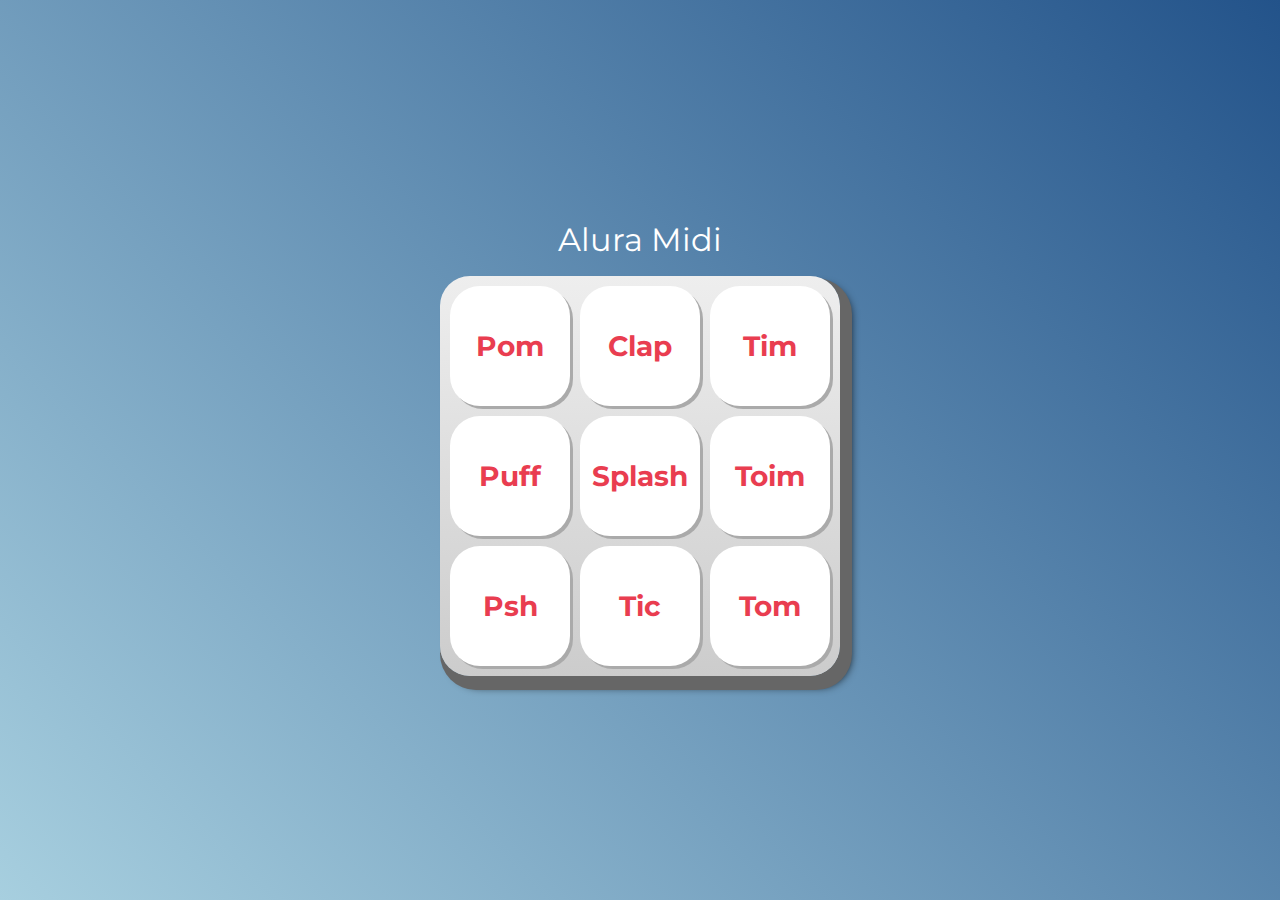
<file: 001-aluramidi/index.html>
<!DOCTYPE html>
<html lang="pt-BR">

<head>
    <meta charset="UTF-8">
    <meta http-equiv="X-UA-Compatible" content="IE=edge">
    <meta name="viewport" content="width=device-width, initial-scale=1.0">

    <title>Alura MIDI</title>

    <link rel="preconnect" href="https://fonts.googleapis.com">
    <link rel="preconnect" href="https://fonts.gstatic.com" crossorigin>
    <link href="https://fonts.googleapis.com/css2?family=Montserrat:wght@500;600&display=swap" rel="stylesheet">

    <link rel="icon" type="image/png" href="images/bateria.png">
    <link rel="stylesheet" href="css/reset.css">
    <link rel="stylesheet" href="css/estilos.css">

    

</head>

<body>

    <h1>Alura Midi</h1>

    <section class="teclado">
        <button class="tecla tecla_pom">Pom</button>
        <button class="tecla tecla_clap">Clap</button>
        <button class="tecla tecla_tim">Tim</button>

        <button class="tecla tecla_puff">Puff</button>
        <button class="tecla tecla_splash">Splash</button>
        <button class="tecla tecla_toim">Toim</button>

        <button class="tecla tecla_psh">Psh</button>
        <button class="tecla tecla_tic">Tic</button>
        <button class="tecla tecla_tom">Tom</button>
    </section>

    <audio src="sounds/keyq.wav" id="som_tecla_pom"></audio>
    <audio src="sounds/keyw.wav" id="som_tecla_clap"></audio>
    <audio src="sounds/keye.wav" id="som_tecla_tim"></audio>
    <audio src="sounds/keya.wav" id="som_tecla_puff"></audio>
    <audio src="sounds/keys.wav" id="som_tecla_splash"></audio>
    <audio src="sounds/keyd.wav" id="som_tecla_toim"></audio>
    <audio src="sounds/keyz.wav" id="som_tecla_psh"></audio>
    <audio src="sounds/keyx.wav" id="som_tecla_tic"></audio>
    <audio src="sounds/keyc.wav" id="som_tecla_tom"></audio>

    <script src="main.js"></script>
</body>

</html>
</file>
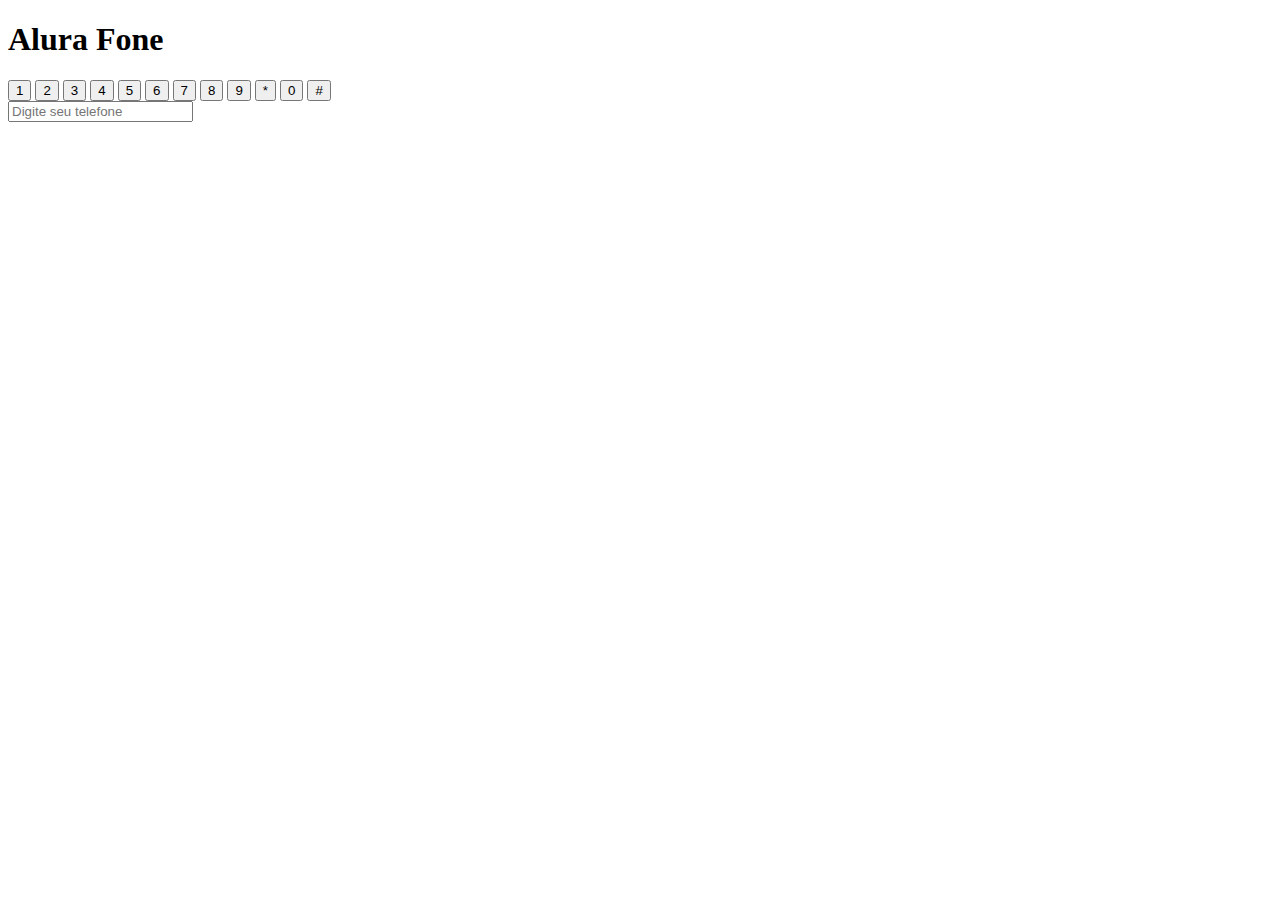
<file: 001-aluramidi/desafio/desafio.html>
<!DOCTYPE html>
<html lang="pt-BR">

<head>
    <meta charset="UTF-8">
    <meta name="viewport" content="width=device-width, initial-scale=1.0">
    <title>Document</title>
</head>

<body>
    <h1> Alura Fone </h1>
    <section class="teclado">
        <input type="button" value="1">
        <input type="button" value="2">
        <input type="button" value="3">
        <input type="button" value="4">
        <input type="button" value="5">
        <input type="button" value="6">
        <input type="button" value="7">
        <input type="button" value="8">
        <input type="button" value="9">
        <input type="button" value="*">
        <input type="button" value="0">
        <input type="button" value="#">
    </section>
    <input type="tel" placeholder="Digite seu telefone">
</body>

</html>
</file>
<file: 001-aluramidi/css/estilos.css>
:root {
  --cinza: #aaa;
  --vermelha: #e93d50;
  --vermelha-escura: #af303f;
  --branca: #fff;
  --luz: rgb(229, 255, 0);
}

body {
  align-items: center;
  background: linear-gradient(45deg, #a7cfdf 0%,#23538a 100%);
  display: flex;
  justify-content: center;
  flex-direction: column;
  font-family: 'Montserrat', sans-serif;
  min-height: 100vh;
}

h1 {
  color: var(--branca);
  margin-bottom: 20px;
  font-size: 2rem;
}

.teclado {
  background: linear-gradient(to bottom, #eeeeee 0%,#cccccc 100%);
  box-shadow: 6px 8px 0 6px #666, 10px 10px 10px #000;
  border-radius: 30px;
  display: grid;
  gap: 10px;
  grid-template-columns: repeat(3, 1fr);
  padding: 10px;
}

.tecla {
  background-color: var(--branca);
  border-radius: 30px;
  box-shadow: 3px 3px 0 var(--cinza);
  color: var(--vermelha);
  cursor: pointer;
  height: 120px;
  font-size: 1.75em;
  font-weight: bold;
  line-height: 120px;
  text-align: center;
  width: 120px;
}

.tecla.ativa,
.tecla:active {
  background-color: var(--vermelha);
  border: 4px solid  var(--vermelha);
  box-shadow: 3px 3px 0 var(--vermelha-escura) inset;
  color: var(--branca);
  outline: none;
}

.tecla.focus,
.tecla:focus {
  outline: none;
  box-shadow: 1px 1px 10px var(--luz);
}

.tecla.active:focus,
.tecla:active:focus {
  box-shadow: 3px 3px 0 var(--vermelha-escura) inset, 1px 1px 10px var(--luz);
}
</file>
